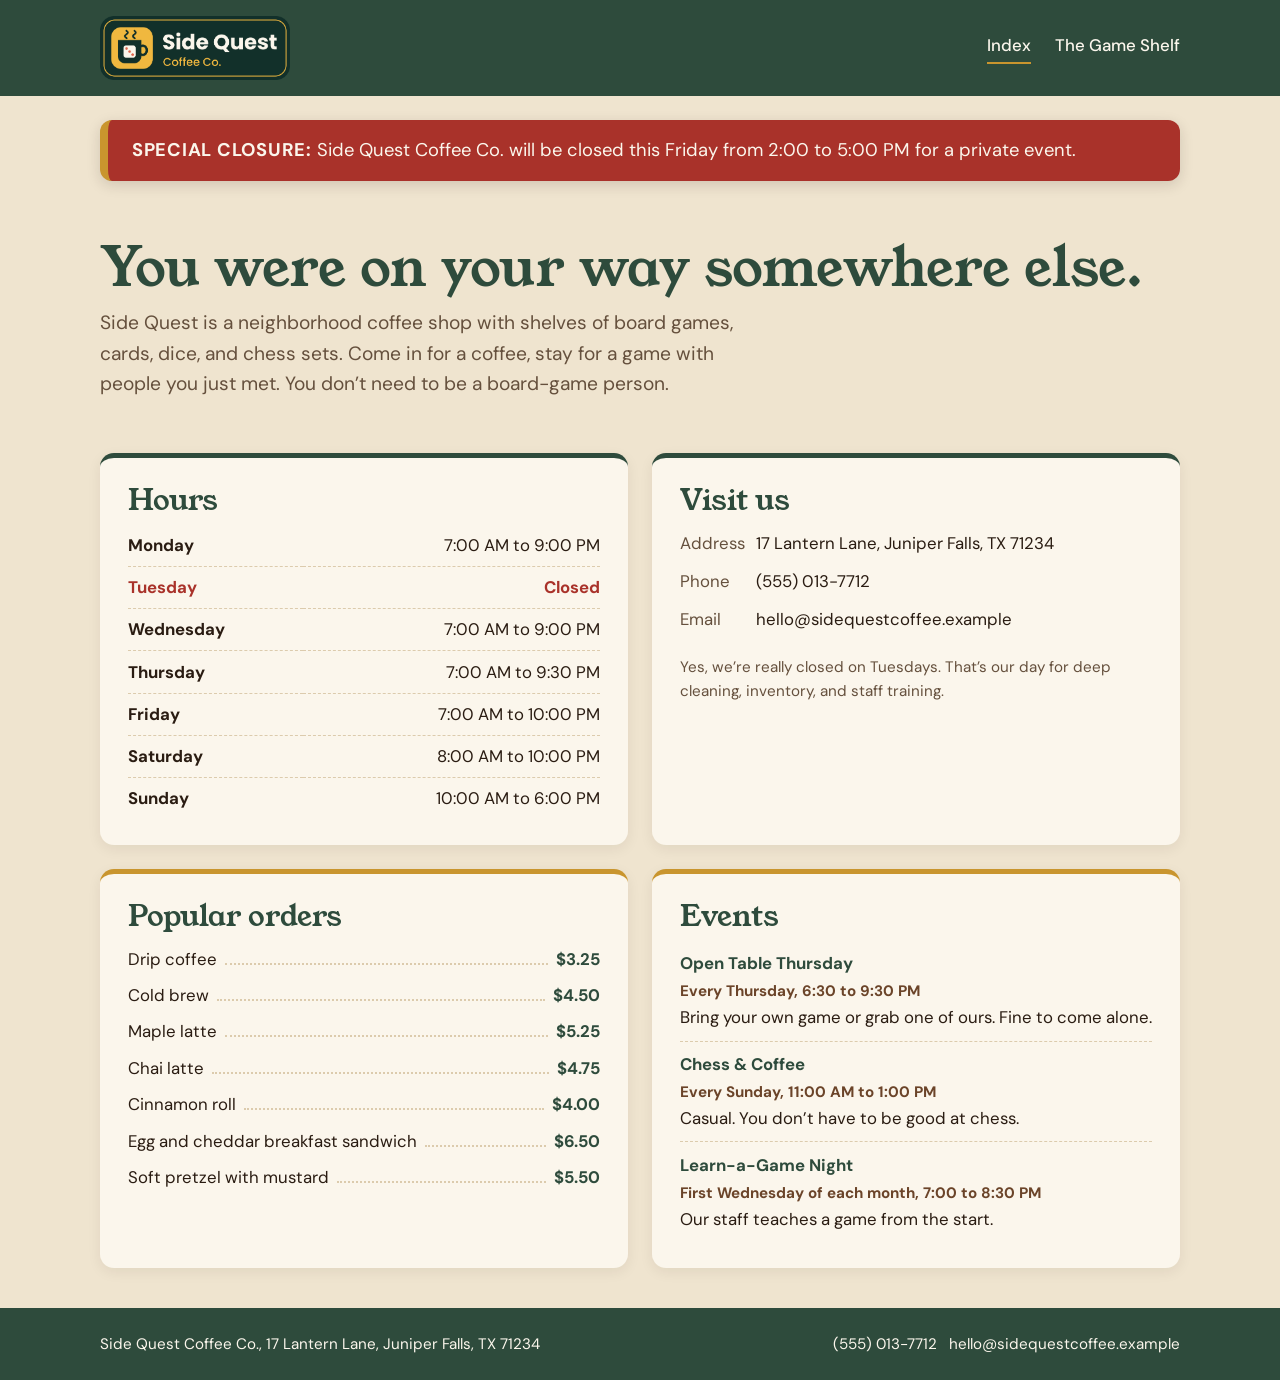
<file: index.html>
<!DOCTYPE html>
<html lang="en">
<head>
  <meta charset="UTF-8">
  <meta name="viewport" content="width=device-width, initial-scale=1">
  <title>Side Quest Coffee Co. | Coffee and Tabletop Games in Juniper Falls, TX</title>
  <meta name="description" content="A neighborhood coffee shop in Juniper Falls, TX with shelves of board games, cards, dice, and chess sets.">
  <link rel="preconnect" href="https://fonts.googleapis.com">
  <link rel="preconnect" href="https://fonts.gstatic.com" crossorigin>
  <link href="https://fonts.googleapis.com/css2?family=DM+Sans:wght@400;500;700&family=Young+Serif&display=swap" rel="stylesheet">
  <link rel="stylesheet" href="style.css">
</head>
<body>
  <header class="site-header">
    <div class="wrap">
      <img class="logo-img" src="images/sidequest-logo.png" alt="Side Quest Coffee Co. logo featuring a steaming coffee mug with a game die on it"> <nav aria-label="Main">
        <a href="index.html" aria-current="page">Index</a>
        <a href="games.html">The Game Shelf</a>
      </nav>
    </div>
  </header>
  <aside class="wrap" style="margin-top: 1.5rem; background: #a9322a; color: #fbf6ec; border-left: 8px solid #c9952e; border-radius: 12px; padding: 1rem 1.5rem; box-shadow: 0 4px 14px rgba(42, 28, 18, .15);">
    <p style="margin: 0; font-size: 1.15rem;">
      <strong style="text-transform: uppercase; letter-spacing: .04em;">Special closure:</strong>
      Side Quest Coffee Co. will be closed this Friday from 2:00 to 5:00 PM for a private event.
    </p>
  </aside>
  <main class="wrap">
    <section class="intro">
      <h1>You were on your way somewhere else.</h1>
      <p>Side Quest is a neighborhood coffee shop with shelves of board games, cards, dice, and chess sets. Come in for a coffee, stay for a game with people you just met. You don&rsquo;t need to be a board-game person.</p>
    </section>

    <div class="grid">
      <section class="panel" aria-labelledby="hours-title">
        <h2 id="hours-title">Hours</h2>
        <table class="hours">
          <tr><th scope="row">Monday</th><td>7:00 AM to 9:00 PM</td></tr>
          <tr class="closed"><th scope="row">Tuesday</th><td>Closed</td></tr>
          <tr><th scope="row">Wednesday</th><td>7:00 AM to 9:00 PM</td></tr>
          <tr><th scope="row">Thursday</th><td>7:00 AM to 9:30 PM</td></tr>
          <tr><th scope="row">Friday</th><td>7:00 AM to 10:00 PM</td></tr>
          <tr><th scope="row">Saturday</th><td>8:00 AM to 10:00 PM</td></tr>
          <tr><th scope="row">Sunday</th><td>10:00 AM to 6:00 PM</td></tr>
        </table>
      </section>

      <section class="panel" aria-labelledby="visit-title">
        <h2 id="visit-title">Visit us</h2>
        <ul class="contact">
          <li><span>Address</span> 17 Lantern Lane, Juniper Falls, TX 71234</li>
          <li><span>Phone</span> (555) 013-7712</li>
          <li><span>Email</span> hello@sidequestcoffee.example</li>
        </ul>
        <p class="note">Yes, we&rsquo;re really closed on Tuesdays. That&rsquo;s our day for deep cleaning, inventory, and staff training.</p>
      </section>
    </div>

    <div class="grid">
      <section class="panel accent" aria-labelledby="menu-title">
        <h2 id="menu-title">Popular orders</h2>
        <ul class="menu">
          <li>Drip coffee<span class="dots"></span><span class="price">$3.25</span></li>
          <li>Cold brew<span class="dots"></span><span class="price">$4.50</span></li>
          <li>Maple latte<span class="dots"></span><span class="price">$5.25</span></li>
          <li>Chai latte<span class="dots"></span><span class="price">$4.75</span></li>
          <li>Cinnamon roll<span class="dots"></span><span class="price">$4.00</span></li>
          <li>Egg and cheddar breakfast sandwich<span class="dots"></span><span class="price">$6.50</span></li>
          <li>Soft pretzel with mustard<span class="dots"></span><span class="price">$5.50</span></li>
        </ul>
      </section>

      <section class="panel accent" aria-labelledby="events-title">
        <h2 id="events-title">Events</h2>
        <ul class="events">
          <li><strong>Open Table Thursday</strong><span class="when">Every Thursday, 6:30 to 9:30 PM</span><br>Bring your own game or grab one of ours. Fine to come alone.</li>
          <li><strong>Chess &amp; Coffee</strong><span class="when">Every Sunday, 11:00 AM to 1:00 PM</span><br>Casual. You don&rsquo;t have to be good at chess.</li>
          <li><strong>Learn-a-Game Night</strong><span class="when">First Wednesday of each month, 7:00 to 8:30 PM</span><br>Our staff teaches a game from the start.</li>
        </ul>
      </section>
    </div>
  </main>

  <footer class="site-footer">
    <div class="wrap">
      <span>Side Quest Coffee Co., 17 Lantern Lane, Juniper Falls, TX 71234</span>
      <span>(555) 013-7712 &nbsp; hello@sidequestcoffee.example</span>
    </div>
  </footer>
</body>
</html>
</file>
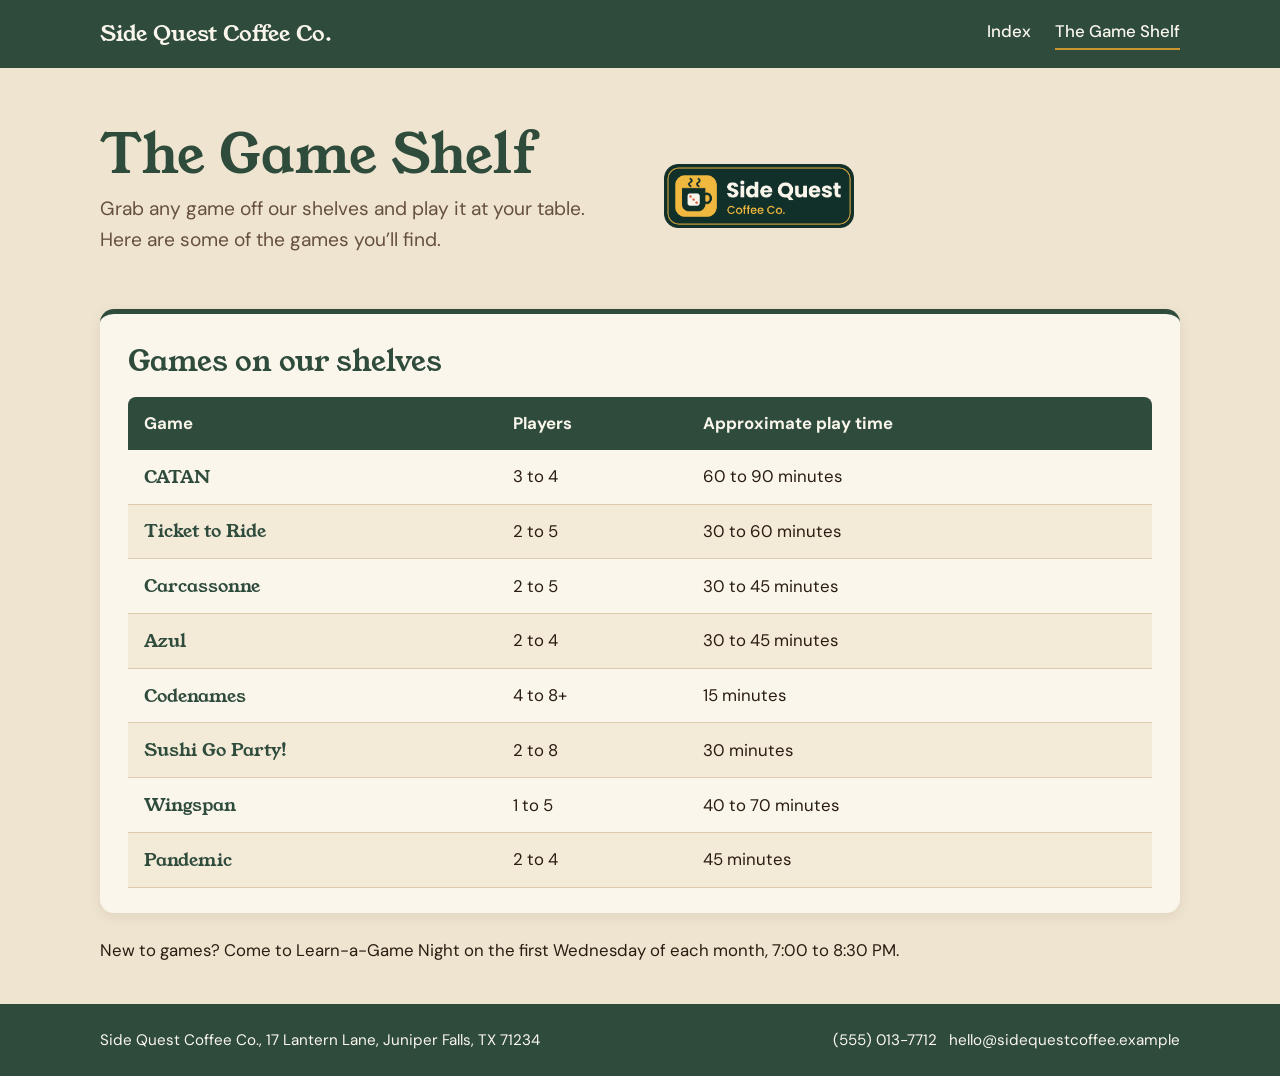
<file: games.html>
<!DOCTYPE html>
<html lang="en">
<head>
  <meta charset="UTF-8">
  <meta name="viewport" content="width=device-width, initial-scale=1">
  <title>The Game Shelf | Side Quest Coffee Co.</title>
  <meta name="description" content="Games at Side Quest Coffee Co., with player counts and approximate play times.">
  <link rel="preconnect" href="https://fonts.googleapis.com">
  <link rel="preconnect" href="https://fonts.gstatic.com" crossorigin>
  <link href="https://fonts.googleapis.com/css2?family=DM+Sans:wght@400;500;700&family=Young+Serif&display=swap" rel="stylesheet">
  <link rel="stylesheet" href="style.css">
</head>
<body>
  <header class="site-header">
    <div class="wrap">
      <span class="logo">Side Quest Coffee Co.</span>
      <nav aria-label="Main">
        <a href="index.html">Index</a>
        <a href="games.html" aria-current="page">The Game Shelf</a>
      </nav>
    </div>
  </header>

  <main class="wrap">
    <section class="intro intro-split">
      <div>
        <h1>The Game Shelf</h1>
        <p>Grab any game off our shelves and play it at your table. Here are some of the games you&rsquo;ll find.</p>
      </div>
     <img class="logo-img" src="images/sidequest-logo.png" alt="Side Quest Coffee Co. logo featuring a table with gamnes on it">  
    </section>

    <section class="panel">
      <div class="table-wrap">
        <table class="games">
          <caption>Games on our shelves</caption>
          <thead>
            <tr><th scope="col">Game</th><th scope="col">Players</th><th scope="col">Approximate play time</th></tr>
          </thead>
          <tbody>
            <tr><th scope="row">CATAN</th><td>3 to 4</td><td>60 to 90 minutes</td></tr>
            <tr><th scope="row">Ticket to Ride</th><td>2 to 5</td><td>30 to 60 minutes</td></tr>
            <tr><th scope="row">Carcassonne</th><td>2 to 5</td><td>30 to 45 minutes</td></tr>
            <tr><th scope="row">Azul</th><td>2 to 4</td><td>30 to 45 minutes</td></tr>
            <tr><th scope="row">Codenames</th><td>4 to 8+</td><td>15 minutes</td></tr>
            <tr><th scope="row">Sushi Go Party!</th><td>2 to 8</td><td>30 minutes</td></tr>
            <tr><th scope="row">Wingspan</th><td>1 to 5</td><td>40 to 70 minutes</td></tr>
            <tr><th scope="row">Pandemic</th><td>2 to 4</td><td>45 minutes</td></tr>
          </tbody>
        </table>
      </div>
    </section>

    <p style="margin-top:1.5rem">New to games? Come to Learn-a-Game Night on the first Wednesday of each month, 7:00 to 8:30 PM.</p>
  </main>

  <footer class="site-footer">
    <div class="wrap">
      <span>Side Quest Coffee Co., 17 Lantern Lane, Juniper Falls, TX 71234</span>
      <span>(555) 013-7712 &nbsp; hello@sidequestcoffee.example</span>
    </div>
  </footer>
</body>
</html>
</file>
<file: style.css>
/* Side Quest Coffee Co. — shared styles for index.html and games.html */

:root {
  --bg: #efe4cf;          /* page background, used on every page */
  --card: #fbf6ec;        /* panels sitting on the background */
  --green: #2e4b3c;       /* header, footer, headings */
  --green-dark: #213a2e;
  --brass: #c9952e;       /* buttons and accents */
  --wood: #6b4429;
  --red: #a9322a;         /* "Closed" */
  --ink: #2a1c12;
  --muted: #65503d;
  --line: #dccbad;
  --head: "Young Serif", Georgia, serif;
  --body: "DM Sans", "Helvetica Neue", Arial, sans-serif;
}

* { box-sizing: border-box; }
body {
  margin: 0;
  background: var(--bg);
  color: var(--ink);
  font-family: var(--body);
  font-size: 1.05rem;
  line-height: 1.6;
}
h1, h2, h3 { font-family: var(--head); font-weight: 400; line-height: 1.15; margin: 0 0 .5rem; color: var(--green); }
h1 { font-size: clamp(2.2rem, 5vw, 3.4rem); }
h2 { font-size: 1.8rem; }
h3 { font-size: 1.25rem; }
p { margin: 0 0 .8rem; }
a { color: var(--green); font-weight: 700; }
a:focus-visible { outline: 3px solid var(--brass); outline-offset: 2px; }

.wrap { width: min(100% - 2.5rem, 1080px); margin-inline: auto; }

/* Header */
.site-header { background: var(--green); color: var(--card); }
.site-header .wrap {
  display: flex; justify-content: space-between; align-items: center;
  flex-wrap: wrap; gap: .75rem 2rem; padding-block: 1rem;
}
.logo { font-family: var(--head); font-size: 1.4rem; color: var(--card); text-decoration: none; font-weight: 400; }
.site-header nav { display: flex; gap: 1.5rem; flex-wrap: wrap; }
.site-header nav a { color: var(--card); text-decoration: none; font-weight: 500; padding-bottom: .2rem; border-bottom: 2px solid transparent; }
.site-header nav a:hover, .site-header nav a[aria-current="page"] { border-bottom-color: var(--brass); }

/* Intro */
.intro { padding-block: 3.5rem 2.5rem; }
.intro p { font-size: 1.2rem; max-width: 40rem; color: var(--muted); }
.btn {
  display: inline-block; margin-top: .75rem; margin-right: .5rem;
  background: var(--brass); color: var(--ink);
  padding: .7rem 1.4rem; border-radius: 999px; text-decoration: none;
}
.btn:hover { background: #dba940; }
.btn-outline { background: transparent; border: 2px solid var(--green); color: var(--green); }
.btn-outline:hover { background: var(--card); }

/* Panels */
.grid { display: grid; grid-template-columns: 1fr 1fr; gap: 1.5rem; margin-bottom: 1.5rem; }
.panel {
  background: var(--card);
  border-radius: 14px;
  border-top: 5px solid var(--green);
  padding: 1.6rem 1.75rem;
  box-shadow: 0 4px 14px rgba(42, 28, 18, .07);
}
.panel.accent { border-top-color: var(--brass); }

/* Hours */
.hours { width: 100%; border-collapse: collapse; }
.hours th, .hours td { text-align: left; padding: .45rem 0; border-bottom: 1px dashed var(--line); }
.hours td { text-align: right; }
.hours tr:last-child th, .hours tr:last-child td { border-bottom: 0; }
.hours .closed th, .hours .closed td { color: var(--red); font-weight: 700; }

/* Contact */
.contact { list-style: none; margin: 0 0 1rem; padding: 0; }
.contact li { padding: .35rem 0; }
.contact span { display: inline-block; width: 4.5rem; color: var(--muted); }
.note { font-size: .95rem; color: var(--muted); margin: 0; }

/* Menu */
.menu { list-style: none; margin: 0; padding: 0; }
.menu li { display: flex; gap: .5rem; align-items: baseline; padding: .3rem 0; }
.menu .dots { flex: 1; border-bottom: 2px dotted var(--line); }
.menu .price { font-weight: 700; color: var(--green); }

/* Events */
.events { list-style: none; margin: 0; padding: 0; }
.events li { padding: .6rem 0; border-bottom: 1px dashed var(--line); }
.events li:last-child { border-bottom: 0; }
.events strong { display: block; color: var(--green); font-size: 1.05rem; }
.events .when { color: var(--wood); font-weight: 700; font-size: .95rem; }

/* Game table */
.table-wrap { overflow-x: auto; }
.games { width: 100%; border-collapse: collapse; min-width: 30rem; }
.games caption { text-align: left; font-family: var(--head); font-size: 1.8rem; color: var(--green); padding-bottom: .75rem; }
.games th, .games td { text-align: left; padding: .8rem 1rem; }
.games thead th { background: var(--green); color: var(--card); font-weight: 700; }
.games thead th:first-child { border-radius: 8px 0 0 0; }
.games thead th:last-child { border-radius: 0 8px 0 0; }
.games tbody tr:nth-child(even) { background: #f3ead8; }
.games tbody th { font-family: var(--head); font-weight: 400; color: var(--green); font-size: 1.1rem; }
.games tbody tr { border-bottom: 1px solid var(--line); }

/* Footer */
.site-footer { background: var(--green); color: var(--card); margin-top: 2.5rem; }
.site-footer .wrap { display: flex; justify-content: space-between; flex-wrap: wrap; gap: .5rem 2rem; padding-block: 1.5rem; font-size: .95rem; }
.site-footer a { color: var(--card); }

@media (max-width: 760px) {
  .grid { grid-template-columns: 1fr; }
  .intro { padding-block: 2.5rem 1.5rem; }
}

/* Images */
img { max-width: 100%; height: auto; display: block; }
.logo-img { height: 64px; width: auto; border-radius: 10px; }
.intro-split { display: grid; grid-template-columns: 1fr 1fr; gap: 2rem 3rem; align-items: center; }
.feature-img { border-radius: 14px; box-shadow: 0 6px 20px rgba(42, 28, 18, .15); }
@media (max-width: 760px) {
  .intro-split { grid-template-columns: 1fr; }
  .logo-img { height: 46px; }
}
</file>
